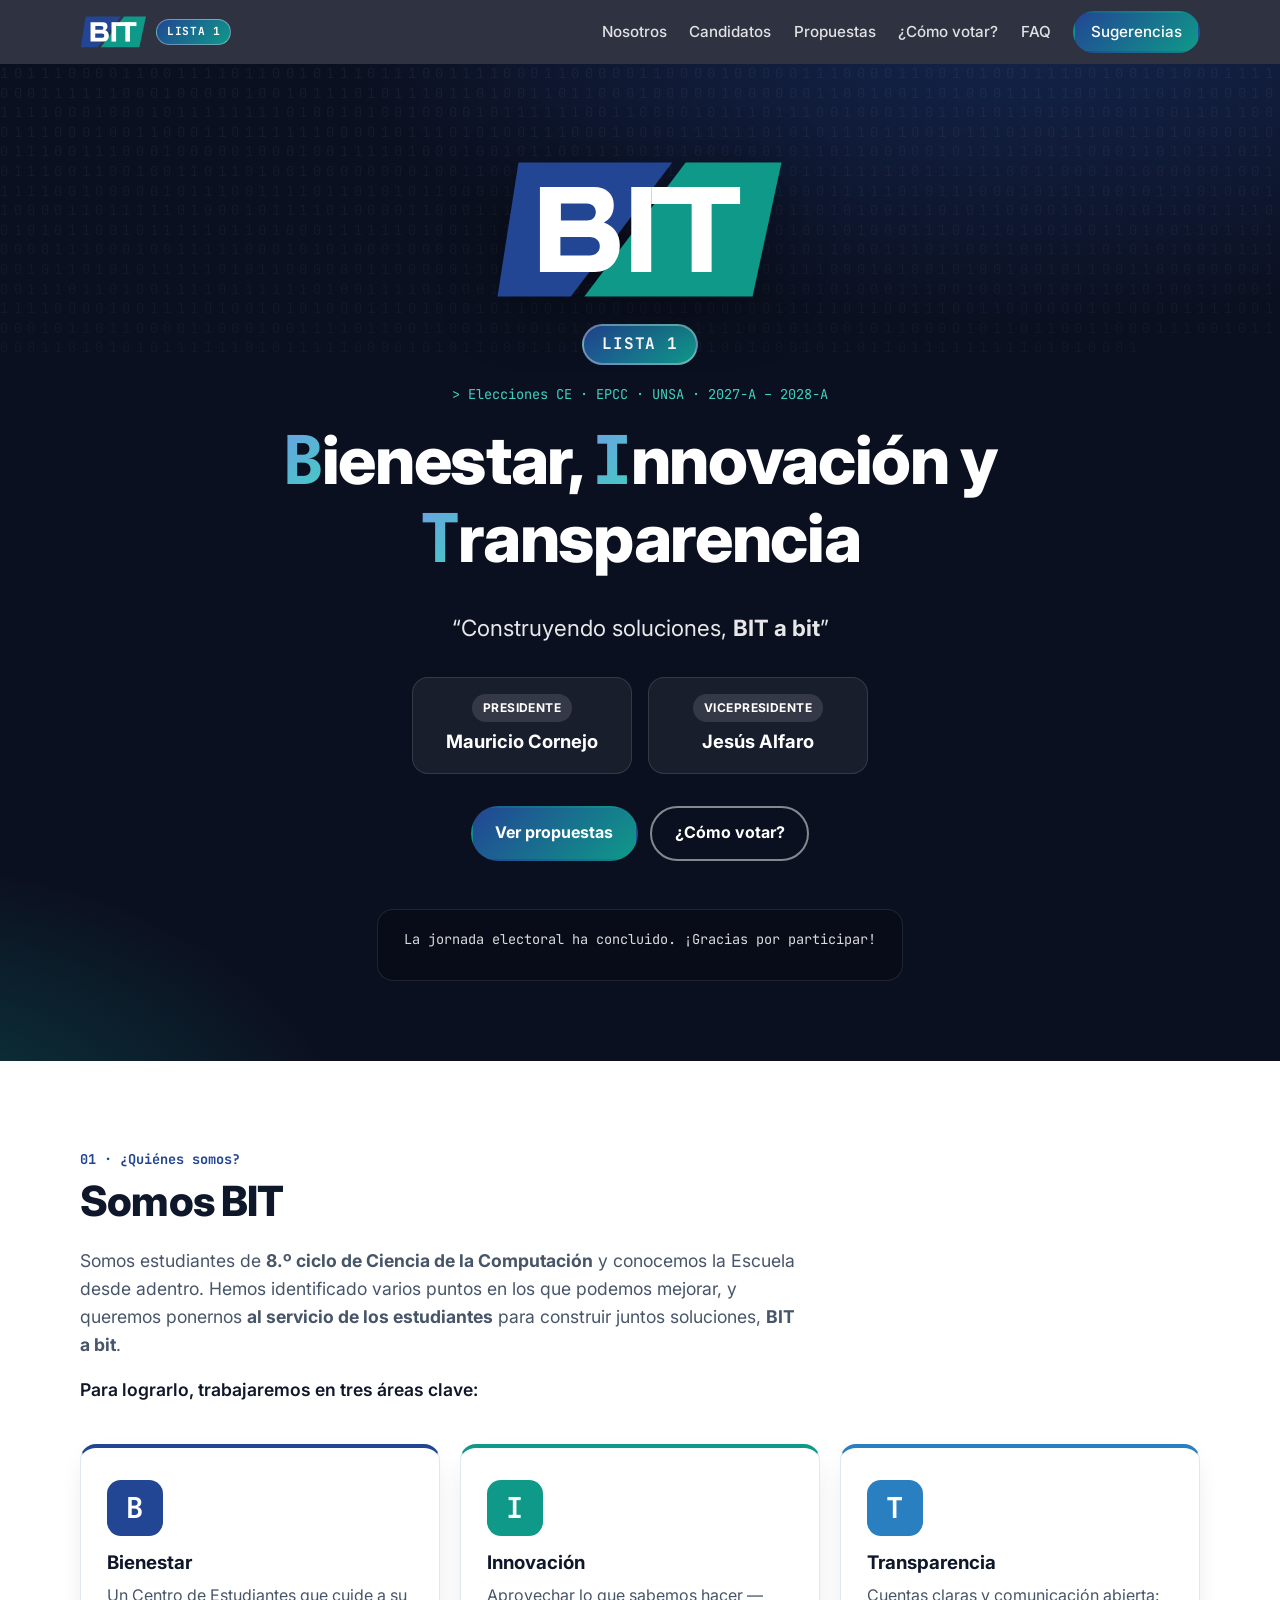
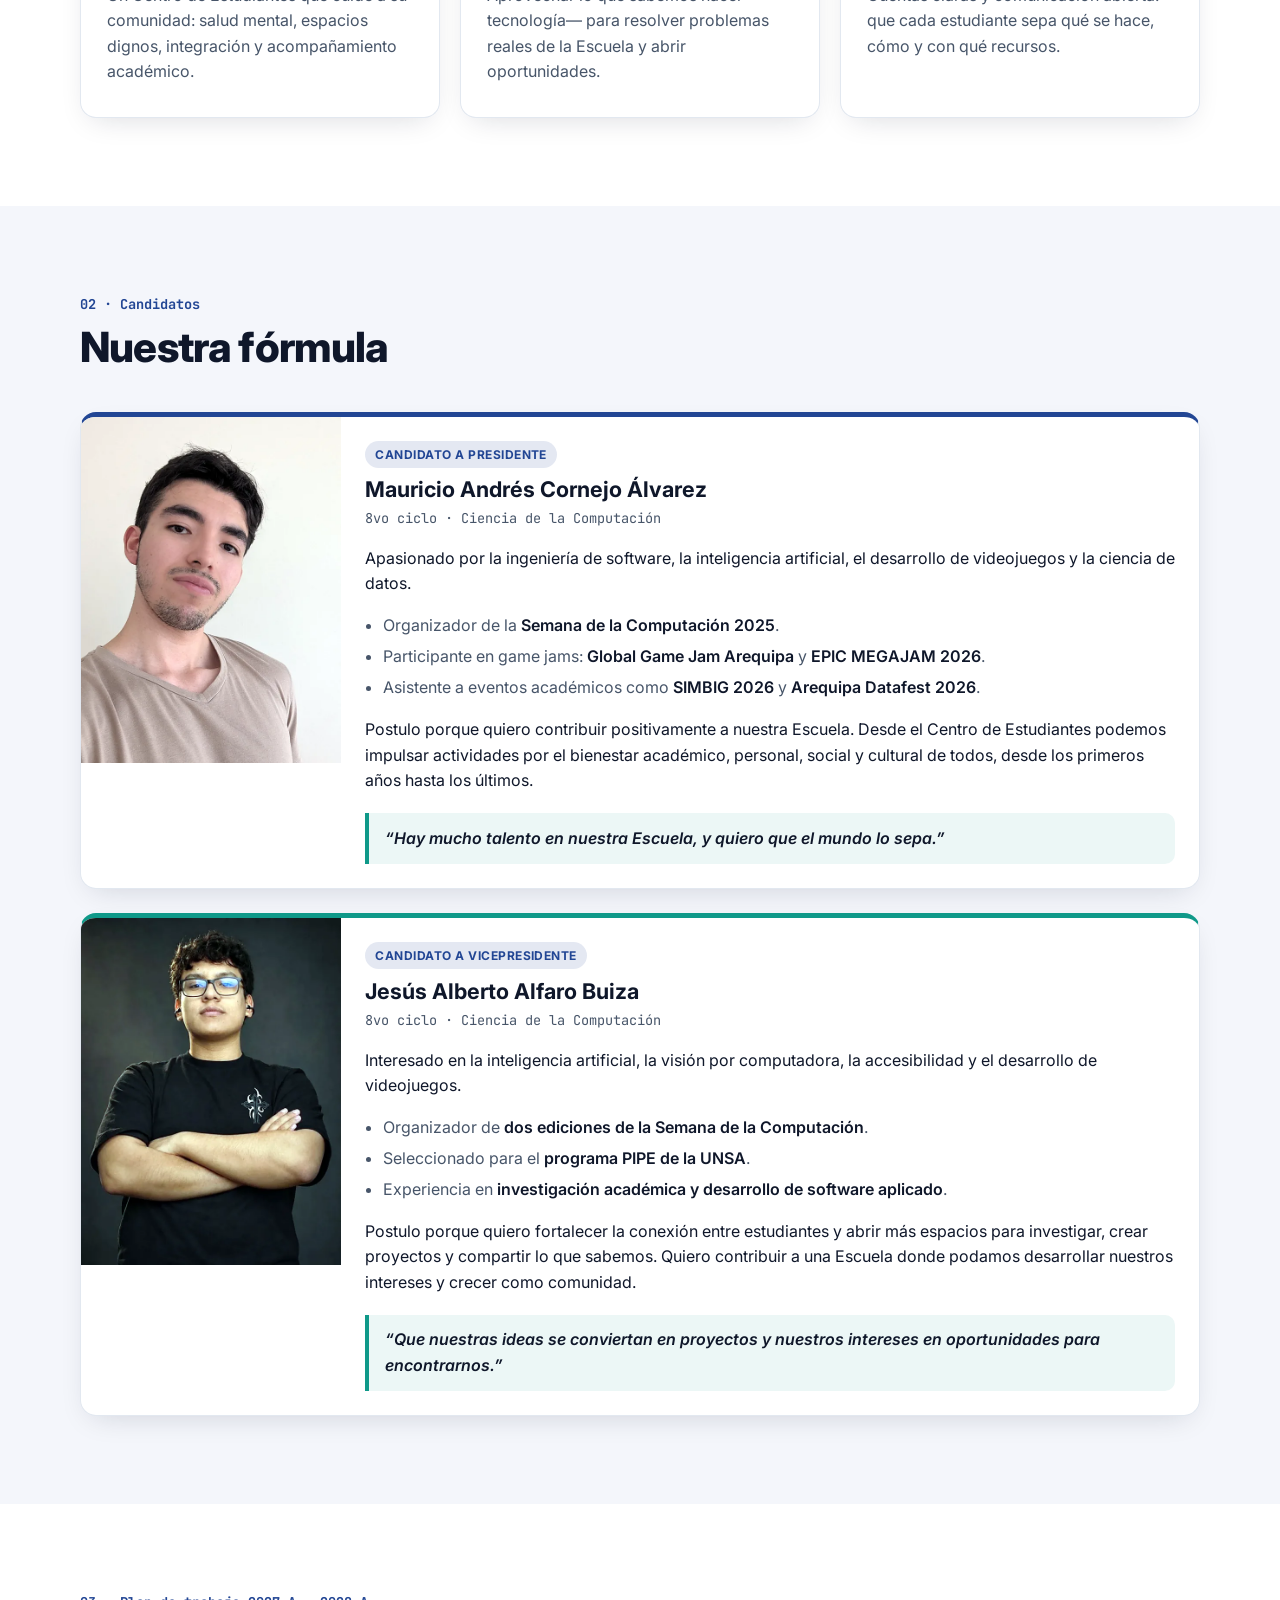
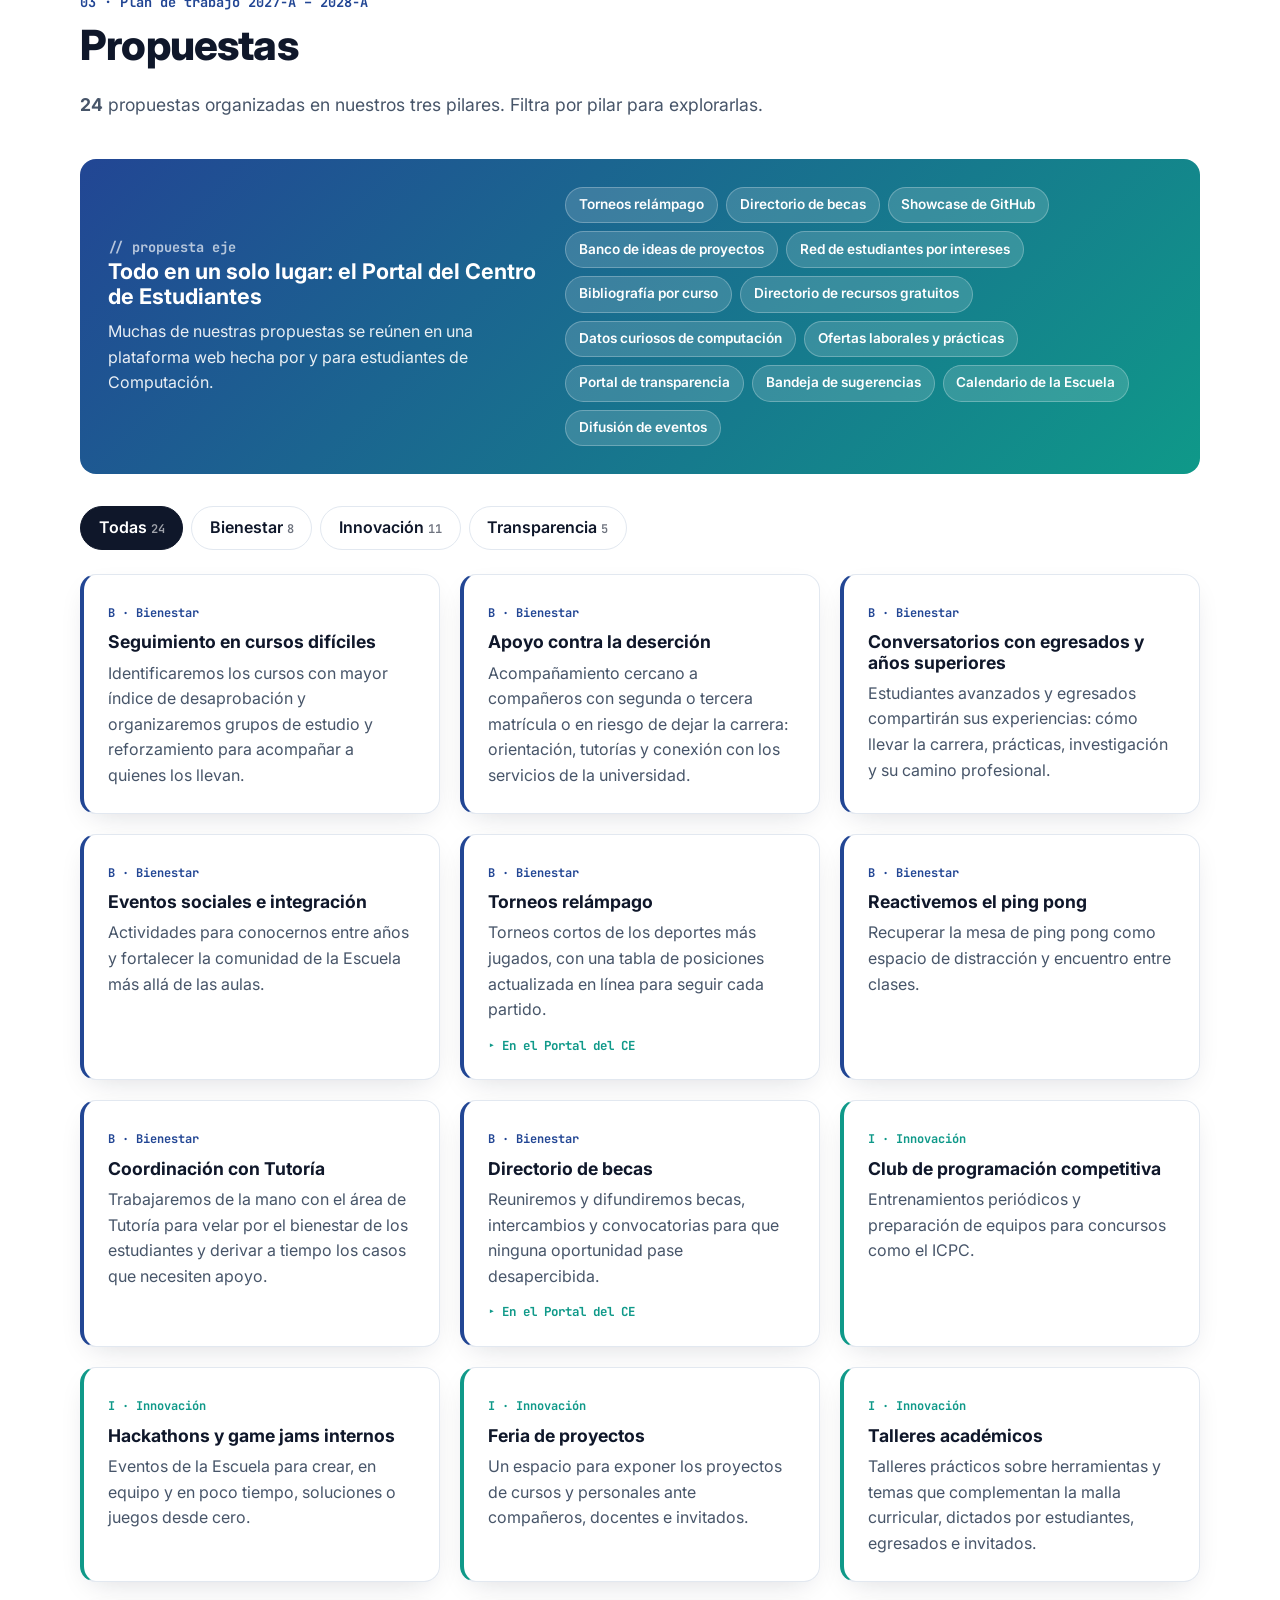
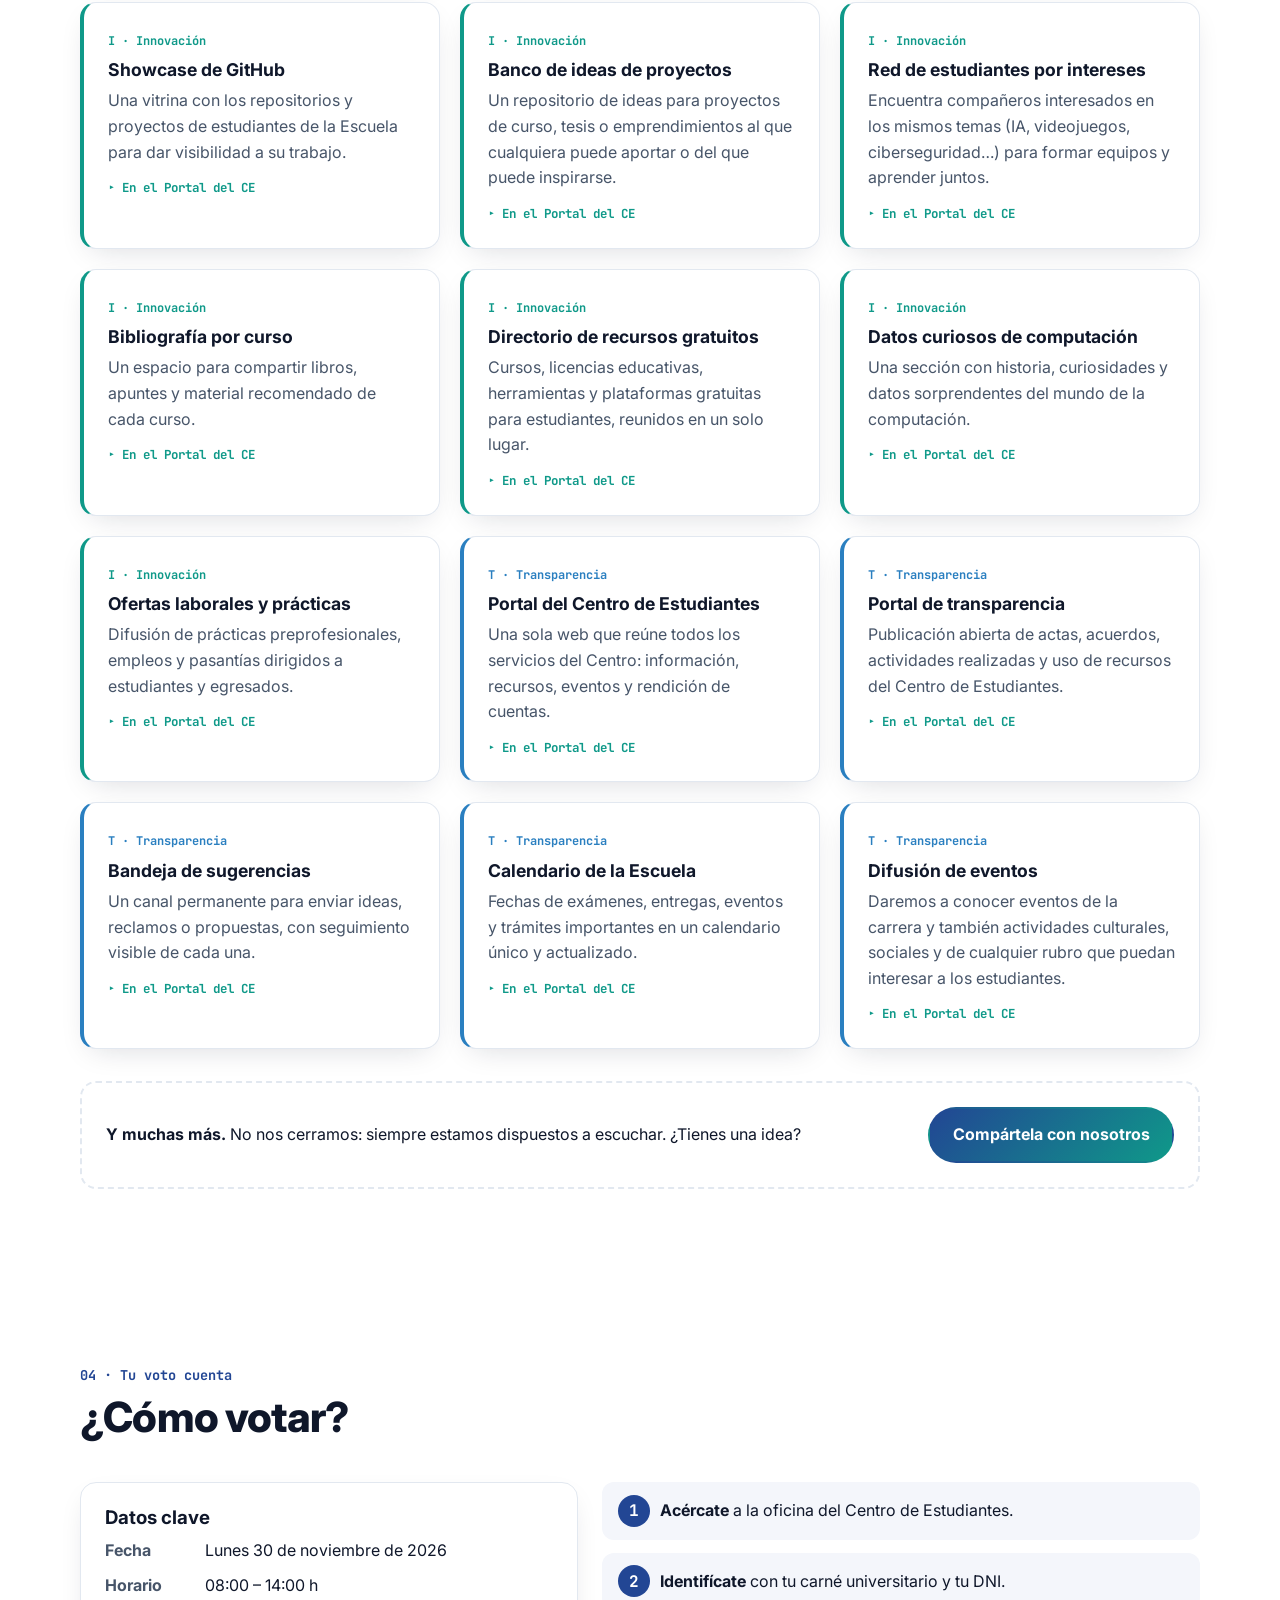
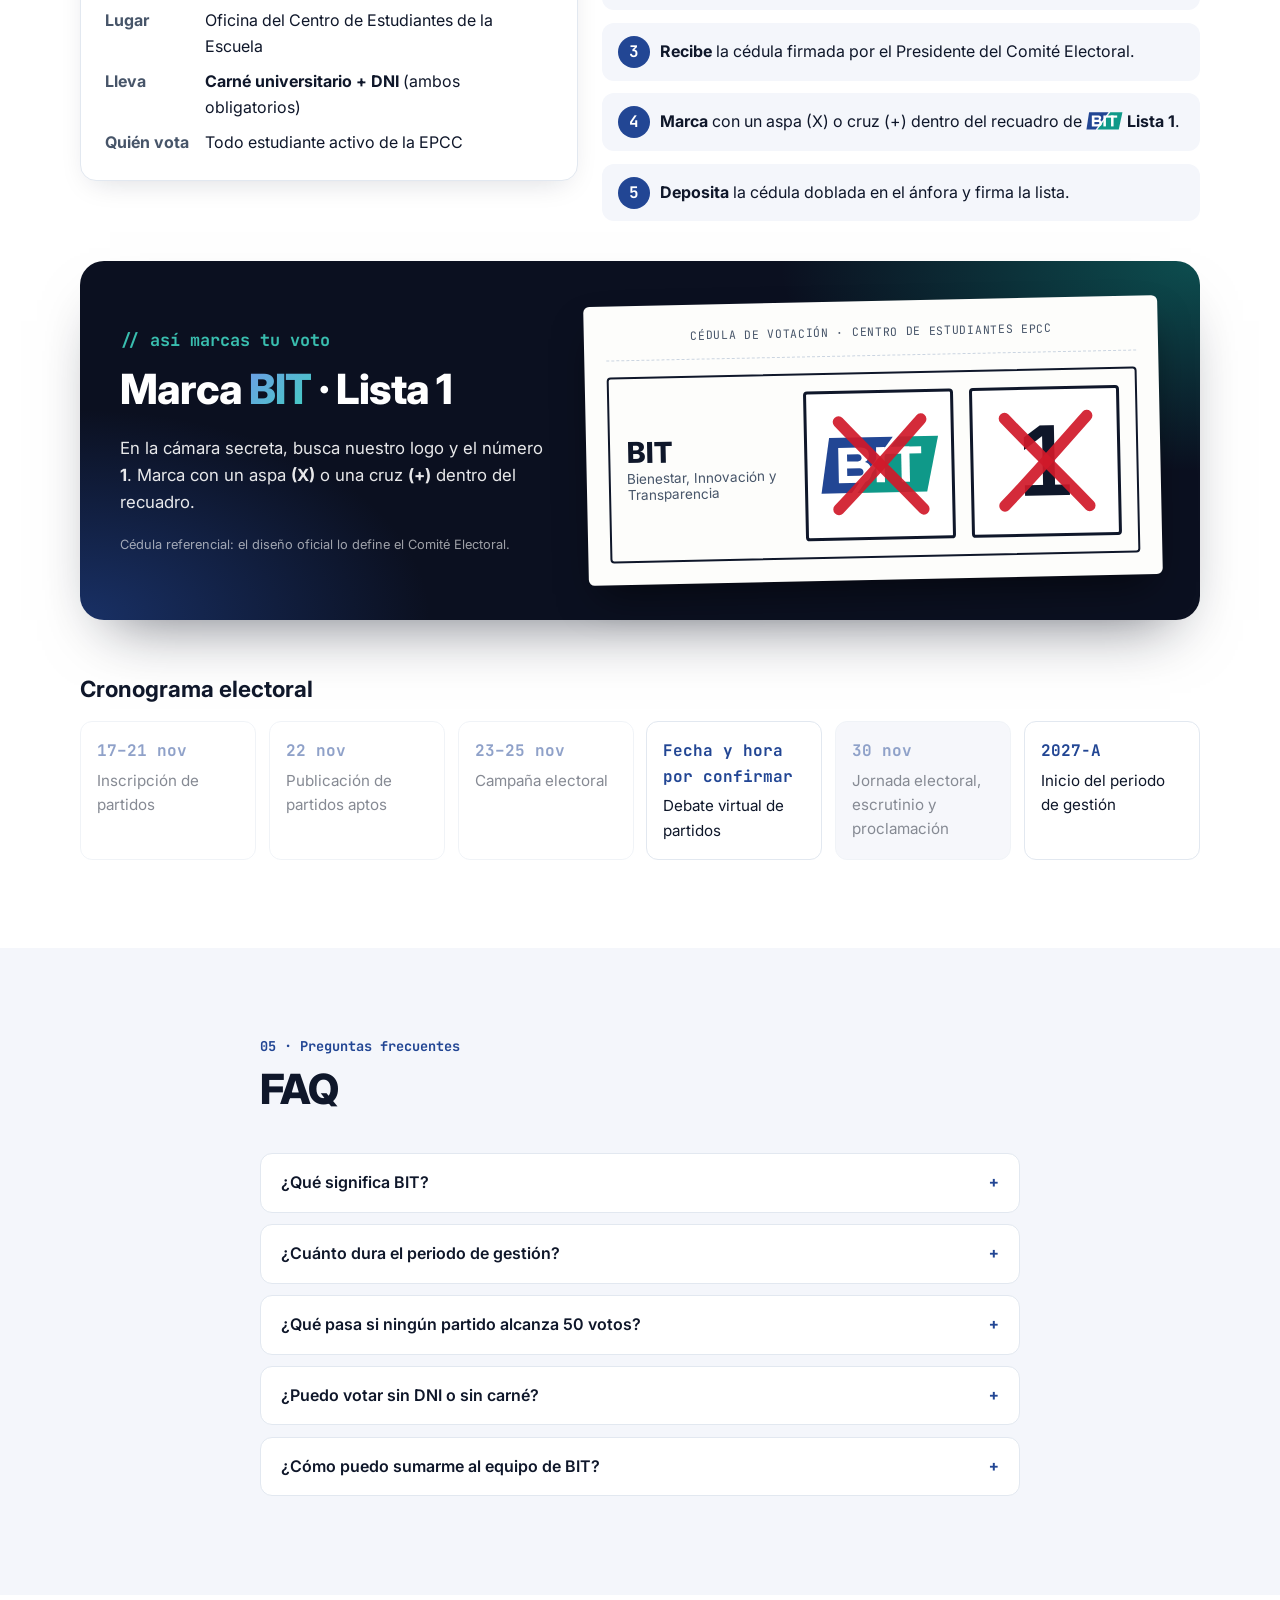
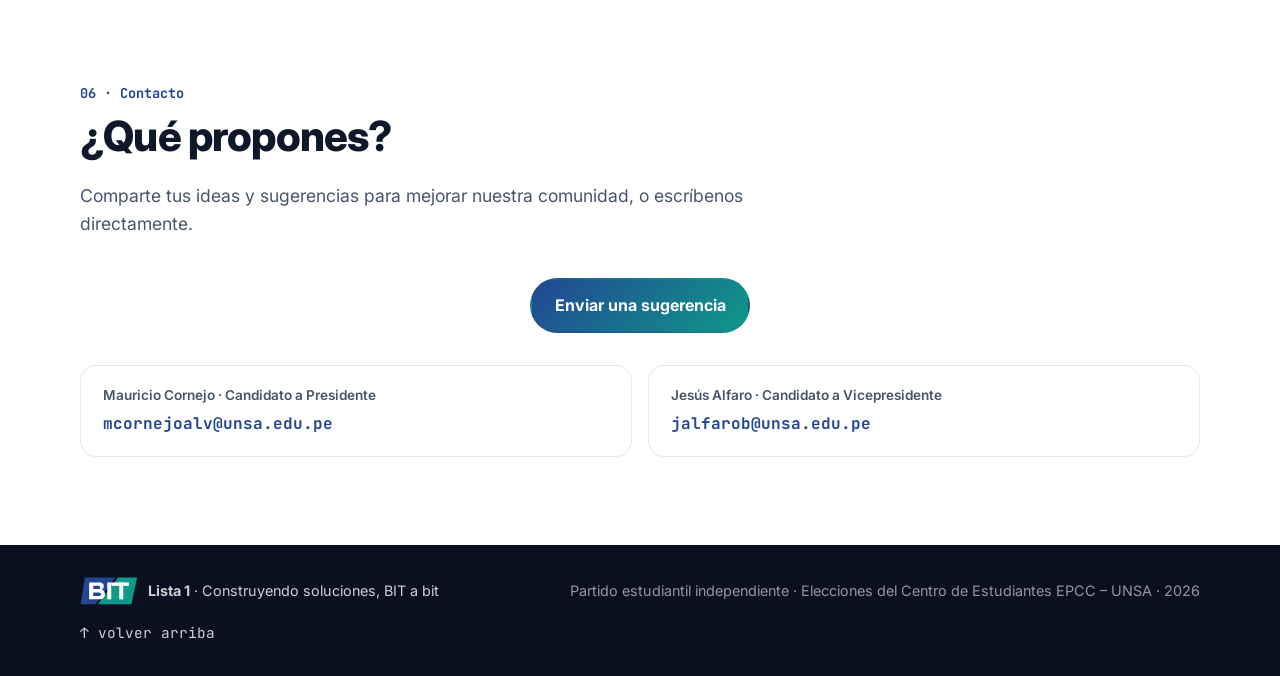
<file: index.html>
<!doctype html>
<html lang="es">
<head>
  <meta charset="utf-8">
  <meta name="viewport" content="width=device-width, initial-scale=1">
  <title>BIT · Lista 1 · Bienestar, Innovación y Transparencia</title>
  <meta name="description" content="Partido BIT — candidatura a la Presidencia y Vicepresidencia del Centro de Estudiantes de Ciencia de la Computación (UNSA), periodo 2027-A – 2028-A. Construyendo soluciones, BIT a bit.">
  <meta property="og:title" content="BIT · Lista 1 · Construyendo soluciones, BIT a bit">
  <meta property="og:description" content="Conoce a nuestros candidatos y propuestas para el Centro de Estudiantes EPCC 2027-A – 2028-A.">
  <meta property="og:type" content="website">
  <meta property="og:url" content="https://mauricecc.github.io/BIT-info/">
  <meta property="og:image" content="https://mauricecc.github.io/BIT-info/assets/og-image.png">
  <meta property="og:image:width" content="1200">
  <meta property="og:image:height" content="630">
  <meta name="twitter:card" content="summary_large_image">
  <meta name="theme-color" content="#0b1020">
  <link rel="icon" href="assets/favicon.svg" type="image/svg+xml">
  <link rel="preconnect" href="https://fonts.googleapis.com">
  <link rel="preconnect" href="https://fonts.gstatic.com" crossorigin>
  <link href="https://fonts.googleapis.com/css2?family=Inter:wght@400;500;600;700;800&family=JetBrains+Mono:wght@500;700&display=swap" rel="stylesheet">
  <link rel="stylesheet" href="css/styles.css">
</head>
<body>

  <!-- ===================== NAVEGACIÓN ===================== -->
  <header class="nav">
    <div class="container nav__inner">
      <a href="#top" class="nav__brand" aria-label="Inicio BIT">
        <img src="assets/logo-bit.svg" alt="BIT" width="67" height="32">
        <span class="list-pill list-pill--small">Lista 1</span>
      </a>
      <button class="nav__toggle" aria-label="Abrir menú" aria-expanded="false" aria-controls="nav-menu">
        <span></span><span></span><span></span>
      </button>
      <nav class="nav__menu" id="nav-menu">
        <a href="#nosotros">Nosotros</a>
        <a href="#candidatos">Candidatos</a>
        <a href="#propuestas">Propuestas</a>
        <a href="#votar">¿Cómo votar?</a>
        <a href="#faq">FAQ</a>
        <a href="#contacto" class="btn btn--small">Sugerencias</a>
      </nav>
    </div>
  </header>

  <main>
    <!-- ===================== HERO ===================== -->
    <section class="hero" id="top">
      <div class="hero__bits" aria-hidden="true"></div>
      <div class="container hero__inner">
        <img class="hero__logo" src="assets/logo-bit.svg" alt="Logo de BIT" width="292" height="140">
        <p><span class="list-pill">Lista 1</span></p>
        <p class="hero__eyebrow mono">&gt; Elecciones CE · EPCC · UNSA · 2027-A – 2028-A</p>
        <h1 class="hero__title">
          <span class="hl">B</span>ienestar,
          <span class="hl">I</span>nnovación y
          <span class="hl">T</span>ransparencia
        </h1>
        <p class="hero__slogan">“Construyendo soluciones, <strong>BIT a bit</strong>”</p>

        <div class="hero__duo">
          <div><span class="tag">Presidente</span><strong>Mauricio Cornejo</strong></div>
          <div><span class="tag">Vicepresidente</span><strong>Jesús Alfaro</strong></div>
        </div>

        <div class="hero__cta">
          <a href="#propuestas" class="btn">Ver propuestas</a>
          <a href="#votar" class="btn btn--ghost">¿Cómo votar?</a>
        </div>

        <div class="countdown" id="countdown" aria-live="polite">
          <p class="countdown__label mono">Vota Lista 1 · lun 30 nov · 08:00 – 14:00</p>
          <div class="countdown__grid">
            <div><span id="cd-d">--</span><small>días</small></div>
            <div><span id="cd-h">--</span><small>horas</small></div>
            <div><span id="cd-m">--</span><small>min</small></div>
            <div><span id="cd-s">--</span><small>seg</small></div>
          </div>
        </div>
      </div>
    </section>

    <!-- ===================== NOSOTROS / PILARES ===================== -->
    <section class="section" id="nosotros">
      <div class="container">
        <header class="section__head">
          <p class="eyebrow mono">01 · ¿Quiénes somos?</p>
          <h2>Somos BIT</h2>
          <p class="lead">
            Somos estudiantes de <strong>8.º ciclo de Ciencia de la Computación</strong> y conocemos la Escuela desde adentro.
            Hemos identificado varios puntos en los que podemos mejorar, y queremos ponernos
            <strong>al servicio de los estudiantes</strong> para construir juntos soluciones, <strong>BIT a bit</strong>.
          </p>
          <p class="lead lead--accent">Para lograrlo, trabajaremos en tres áreas clave:</p>
        </header>

        <div class="pillars">
          <article class="pillar pillar--b">
            <div class="pillar__letter mono">B</div>
            <h3>Bienestar</h3>
            <p>Un Centro de Estudiantes que cuide a su comunidad: salud mental, espacios dignos, integración y acompañamiento académico.</p>
          </article>
          <article class="pillar pillar--i">
            <div class="pillar__letter mono">I</div>
            <h3>Innovación</h3>
            <p>Aprovechar lo que sabemos hacer —tecnología— para resolver problemas reales de la Escuela y abrir oportunidades.</p>
          </article>
          <article class="pillar pillar--t">
            <div class="pillar__letter mono">T</div>
            <h3>Transparencia</h3>
            <p>Cuentas claras y comunicación abierta: que cada estudiante sepa qué se hace, cómo y con qué recursos.</p>
          </article>
        </div>
      </div>
    </section>

    <!-- ===================== CANDIDATOS ===================== -->
    <section class="section section--alt" id="candidatos">
      <div class="container">
        <header class="section__head">
          <p class="eyebrow mono">02 · Candidatos</p>
          <h2>Nuestra fórmula</h2>
        </header>

        <div class="candidates">
          <article class="candidate candidate--with-photo">
            <picture>
              <source srcset="assets/img/mauricio-cornejo.webp" type="image/webp">
              <img class="candidate__photo" src="assets/img/mauricio-cornejo.jpg" alt="Mauricio Andrés Cornejo Álvarez" width="600" height="800" loading="lazy">
            </picture>
            <div class="candidate__body">
              <span class="tag">Candidato a Presidente</span>
              <h3>Mauricio Andrés Cornejo Álvarez</h3>
              <p class="candidate__meta mono">8vo ciclo · Ciencia de la Computación</p>
              <p>Apasionado por la ingeniería de software, la inteligencia artificial, el desarrollo de videojuegos y la ciencia de datos.</p>
              <ul class="candidate__facts">
                <li>Organizador de la <strong>Semana de la Computación 2025</strong>.</li>
                <li>Participante en game jams: <strong>Global Game Jam Arequipa</strong> y <strong>EPIC MEGAJAM 2026</strong>.</li>
                <li>Asistente a eventos académicos como <strong>SIMBIG 2026</strong> y <strong>Arequipa Datafest 2026</strong>.</li>
              </ul>
              <p>Postulo porque quiero contribuir positivamente a nuestra Escuela. Desde el Centro de Estudiantes podemos impulsar actividades por el bienestar académico, personal, social y cultural de todos, desde los primeros años hasta los últimos.</p>
              <blockquote class="candidate__quote">“Hay mucho talento en nuestra Escuela, y quiero que el mundo lo sepa.”</blockquote>
            </div>
          </article>

          <article class="candidate candidate--with-photo">
            <picture>
              <source srcset="assets/img/jesus-alfaro.webp" type="image/webp">
              <img class="candidate__photo" src="assets/img/jesus-alfaro.jpg" alt="Jesús Alberto Alfaro Buiza" width="600" height="800" loading="lazy">
            </picture>
            <div class="candidate__body">
              <span class="tag">Candidato a Vicepresidente</span>
              <h3>Jesús Alberto Alfaro Buiza</h3>
              <p class="candidate__meta mono">8vo ciclo · Ciencia de la Computación</p>
              <p>Interesado en la inteligencia artificial, la visión por computadora, la accesibilidad y el desarrollo de videojuegos.</p>
              <ul class="candidate__facts">
                <li>Organizador de <strong>dos ediciones de la Semana de la Computación</strong>.</li>
                <li>Seleccionado para el <strong>programa PIPE de la UNSA</strong>.</li>
                <li>Experiencia en <strong>investigación académica y desarrollo de software aplicado</strong>.</li>
              </ul>
              <p>Postulo porque quiero fortalecer la conexión entre estudiantes y abrir más espacios para investigar, crear proyectos y compartir lo que sabemos. Quiero contribuir a una Escuela donde podamos desarrollar nuestros intereses y crecer como comunidad.</p>
              <blockquote class="candidate__quote">“Que nuestras ideas se conviertan en proyectos y nuestros intereses en oportunidades para encontrarnos.”</blockquote>
            </div>
          </article>
        </div>
      </div>
    </section>

    <!-- ===================== PROPUESTAS ===================== -->
    <section class="section" id="propuestas">
      <div class="container">
        <header class="section__head">
          <p class="eyebrow mono">03 · Plan de trabajo 2027-A – 2028-A</p>
          <h2>Propuestas</h2>
          <p class="lead"><strong id="proposal-count">Más de 25</strong> propuestas organizadas en nuestros tres pilares. Filtra por pilar para explorarlas.</p>
        </header>

        <aside class="portal">
          <div class="portal__text">
            <p class="eyebrow mono">// propuesta eje</p>
            <h3>Todo en un solo lugar: el Portal del Centro de Estudiantes</h3>
            <p>Muchas de nuestras propuestas se reúnen en una plataforma web hecha por y para estudiantes de Computación.</p>
          </div>
          <ul class="portal__modules" id="portal-modules"></ul>
        </aside>

        <div class="filters" role="tablist" aria-label="Filtrar propuestas por pilar">
          <button class="filter is-active" data-filter="all" role="tab" aria-selected="true">Todas</button>
          <button class="filter" data-filter="B" role="tab" aria-selected="false">Bienestar</button>
          <button class="filter" data-filter="I" role="tab" aria-selected="false">Innovación</button>
          <button class="filter" data-filter="T" role="tab" aria-selected="false">Transparencia</button>
        </div>

        <!-- Las propuestas se generan desde js/data.js -->
        <div class="proposals" id="proposals"></div>

        <div class="open-ideas">
          <p><strong>Y muchas más.</strong> No nos cerramos: siempre estamos dispuestos a escuchar. ¿Tienes una idea?</p>
          <a href="#contacto" class="btn">Compártela con nosotros</a>
        </div>
      </div>
    </section>

    <!-- ===================== CÓMO VOTAR / CRONOGRAMA ===================== -->
    <section class="section" id="votar">
      <div class="container">
        <header class="section__head">
          <p class="eyebrow mono">04 · Tu voto cuenta</p>
          <h2>¿Cómo votar?</h2>
        </header>

        <div class="vote">
          <div class="vote__info card">
            <h3>Datos clave</h3>
            <dl>
              <dt>Fecha</dt><dd>Lunes 30 de noviembre de 2026</dd>
              <dt>Horario</dt><dd>08:00 – 14:00 h</dd>
              <dt>Lugar</dt><dd>Oficina del Centro de Estudiantes de la Escuela</dd>
              <dt>Lleva</dt><dd><strong>Carné universitario + DNI</strong> (ambos obligatorios)</dd>
              <dt>Quién vota</dt><dd>Todo estudiante activo de la EPCC</dd>
            </dl>
          </div>

          <ol class="steps">
            <li><strong>Acércate</strong> a la oficina del Centro de Estudiantes.</li>
            <li><strong>Identifícate</strong> con tu carné universitario y tu DNI.</li>
            <li><strong>Recibe</strong> la cédula firmada por el Presidente del Comité Electoral.</li>
            <li><strong>Marca</strong> con un aspa (X) o cruz (+) dentro del recuadro de <span class="nowrap"><img class="inline-logo" src="assets/logo-bit.svg" alt="BIT" width="40" height="19"> <strong>Lista 1</strong></span>.</li>
            <li><strong>Deposita</strong> la cédula doblada en el ánfora y firma la lista.</li>
          </ol>
        </div>

        <div class="mark">
          <div class="mark__text">
            <p class="eyebrow mono">// así marcas tu voto</p>
            <h3>Marca <span class="mark__hl">BIT</span> · Lista 1</h3>
            <p>En la cámara secreta, busca nuestro logo y el número <strong>1</strong>. Marca con un aspa <strong>(X)</strong> o una cruz <strong>(+)</strong> dentro del recuadro.</p>
            <p class="mark__note">Cédula referencial: el diseño oficial lo define el Comité Electoral.</p>
          </div>

          <figure class="ballot" aria-label="Ejemplo de cédula: voto marcado sobre el logo de BIT y sobre el número 1">
            <div class="ballot__head mono">Cédula de votación · Centro de Estudiantes EPCC</div>
            <div class="ballot__row">
              <div class="ballot__name">
                <strong>BIT</strong>
                <small>Bienestar, Innovación y Transparencia</small>
              </div>
              <div class="ballot__box ballot__box--logo">
                <img src="assets/logo-bit.svg" alt="" width="146" height="70">
                <svg class="ballot__x" viewBox="0 0 100 100" aria-hidden="true"><path pathLength="1" d="M18 16 C40 40 62 62 84 86"/><path pathLength="1" d="M83 15 C60 40 40 62 17 85"/></svg>
              </div>
              <div class="ballot__box ballot__box--num">
                <span>1</span>
                <svg class="ballot__x" viewBox="0 0 100 100" aria-hidden="true"><path pathLength="1" d="M18 16 C40 40 62 62 84 86"/><path pathLength="1" d="M83 15 C60 40 40 62 17 85"/></svg>
              </div>
            </div>
          </figure>
        </div>

        <h3 class="subhead">Cronograma electoral</h3>
        <ol class="timeline" id="timeline">
          <li data-date="2026-11-17" data-end="2026-11-21"><time>17–21 nov</time><span>Inscripción de partidos</span></li>
          <li data-date="2026-11-22"><time>22 nov</time><span>Publicación de partidos aptos</span></li>
          <li data-date="2026-11-23" data-end="2026-11-25"><time>23–25 nov</time><span>Campaña electoral</span></li>
          <li><time>Fecha y hora por confirmar</time><span>Debate virtual de partidos</span></li>
          <li data-date="2026-11-30" class="timeline__key"><time>30 nov</time><span>Jornada electoral, escrutinio y proclamación</span></li>
          <li data-date="2027-03-01"><time>2027-A</time><span>Inicio del periodo de gestión</span></li>
        </ol>
      </div>
    </section>

    <!-- ===================== FAQ ===================== -->
    <section class="section section--alt" id="faq">
      <div class="container container--narrow">
        <header class="section__head">
          <p class="eyebrow mono">05 · Preguntas frecuentes</p>
          <h2>FAQ</h2>
        </header>
        <div class="faq">
          <details>
            <summary>¿Qué significa BIT?</summary>
            <p><strong>B</strong>ienestar, <strong>I</strong>nnovación y <strong>T</strong>ransparencia. Y también la unidad mínima de información: creemos que las soluciones se construyen BIT a bit.</p>
          </details>
          <details>
            <summary>¿Cuánto dura el periodo de gestión?</summary>
            <p>Desde el inicio del semestre 2027-A hasta el inicio del semestre 2028-A.</p>
          </details>
          <details>
            <summary>¿Qué pasa si ningún partido alcanza 50 votos?</summary>
            <p>Según las bases, la elección se declara nula y se convoca una nueva. ¡Por eso tu voto es importante!</p>
          </details>
          <details>
            <summary>¿Puedo votar sin DNI o sin carné?</summary>
            <p>No. Ambos documentos son obligatorios para votar.</p>
          </details>
          <details>
            <summary>¿Cómo puedo sumarme al equipo de BIT?</summary>
            <p>Déjanos tus ideas en nuestro <a href="https://docs.google.com/forms/d/e/1FAIpQLScmB7xGOJNZLhhhMuJo-tGkZ1zfHAeYdu8JLAnW6I7dPN6vYA/viewform?usp=dialog" target="_blank" rel="noopener">buzón de sugerencias ↗</a>. Tras la elección, la fórmula electa conformará su equipo de trabajo.</p>
          </details>
        </div>
      </div>
    </section>

    <!-- ===================== CONTACTO ===================== -->
    <section class="section" id="contacto">
      <div class="container">
        <header class="section__head">
          <p class="eyebrow mono">06 · Contacto</p>
          <h2>¿Qué propones?</h2>
          <p class="lead">Comparte tus ideas y sugerencias para mejorar nuestra comunidad, o escríbenos directamente.</p>
        </header>
        <div class="suggestion-form">
          <a class="btn" href="https://docs.google.com/forms/d/e/1FAIpQLScmB7xGOJNZLhhhMuJo-tGkZ1zfHAeYdu8JLAnW6I7dPN6vYA/viewform?usp=dialog" target="_blank" rel="noopener">Enviar una sugerencia</a>
        </div>
        <div class="emails">
          <a class="email" href="mailto:mcornejoalv@unsa.edu.pe">
            <span class="email__role">Mauricio Cornejo · Candidato a Presidente</span>
            <span class="email__addr mono">mcornejoalv@unsa.edu.pe</span>
          </a>
          <a class="email" href="mailto:jalfarob@unsa.edu.pe">
            <span class="email__role">Jesús Alfaro · Candidato a Vicepresidente</span>
            <span class="email__addr mono">jalfarob@unsa.edu.pe</span>
          </a>
        </div>
      </div>
    </section>
  </main>

  <footer class="footer">
    <div class="container footer__inner">
      <div class="footer__brand">
        <img src="assets/logo-bit.svg" alt="BIT" width="58" height="28">
        <span><strong>Lista 1</strong> · Construyendo soluciones, BIT a bit</span>
      </div>
      <p class="footer__note">Partido estudiantil independiente · Elecciones del Centro de Estudiantes EPCC – UNSA · 2026</p>
      <a href="#top" class="mono">↑ volver arriba</a>
    </div>
  </footer>

  <script src="js/data.js"></script>
  <script src="js/main.js"></script>
</body>
</html>
</file>
<file: css/styles.css>
/* =========================================================
   BIT — Estilos
   Cambia los colores del partido aquí (variables --b, --i, --t, --brand).
   ========================================================= */
:root {
  /* Colores tomados del logo de BIT */
  --brand: #224694;        /* azul BIT */
  --brand-2: #0f9989;      /* verde BIT */
  --b: #224694;            /* Bienestar */
  --i: #0f9989;            /* Innovación */
  --t: #2a7fc0;            /* Transparencia (azul intermedio) */

  --bg: #ffffff;
  --bg-alt: #f4f6fb;
  --ink: #0f172a;
  --muted: #475569;
  --line: #e2e8f0;
  --dark: #0b1020;

  --radius: 16px;
  --shadow: 0 10px 30px -12px rgba(15, 23, 42, .18);
  --font: "Inter", system-ui, -apple-system, "Segoe UI", Roboto, sans-serif;
  --mono: "JetBrains Mono", ui-monospace, Consolas, monospace;
}

*, *::before, *::after { box-sizing: border-box; }
html { scroll-behavior: smooth; scroll-padding-top: 72px; }
body {
  margin: 0;
  font-family: var(--font);
  color: var(--ink);
  background: var(--bg);
  line-height: 1.6;
  -webkit-font-smoothing: antialiased;
}
img { max-width: 100%; display: block; }
a { color: inherit; }
h1, h2, h3 { line-height: 1.15; margin: 0 0 .5em; }
.mono { font-family: var(--mono); }

.container { width: min(1120px, 100% - 32px); margin-inline: auto; }
.container--narrow { width: min(760px, 100% - 32px); }

/* ---------- Botones / etiquetas ---------- */
.btn {
  display: inline-block;
  padding: .8rem 1.4rem;
  border-radius: 999px;
  background: linear-gradient(135deg, var(--brand), var(--brand-2));
  color: #fff;
  font-weight: 700;
  text-decoration: none;
  border: 2px solid transparent;
  transition: transform .15s, box-shadow .15s;
}
.btn:hover { transform: translateY(-2px); box-shadow: 0 8px 20px -8px var(--brand); }
.btn--ghost { background: transparent; border-color: rgba(255,255,255,.5); }
.btn--small { padding: .45rem 1rem; font-size: .9rem; }
.tag {
  display: inline-block;
  font-size: .75rem; font-weight: 700; letter-spacing: .04em; text-transform: uppercase;
  padding: .25rem .65rem; border-radius: 999px;
  background: color-mix(in srgb, var(--brand) 12%, transparent);
  color: var(--brand);
}

/* ---------- Navegación ---------- */
.nav {
  position: sticky; top: 0; z-index: 50;
  background: rgba(11, 16, 32, .85);
  backdrop-filter: blur(10px);
  color: #fff;
}
.nav__inner { display: flex; align-items: center; justify-content: space-between; height: 64px; }
.nav__brand { display: flex; align-items: center; text-decoration: none; }
.nav__brand img { height: 32px; width: auto; }
.nav__menu { display: flex; gap: 1.4rem; align-items: center; }
.nav__menu a { text-decoration: none; font-weight: 500; font-size: .95rem; opacity: .85; }
.nav__menu a:hover { opacity: 1; }
.nav__menu .btn { opacity: 1; }
.nav__toggle { display: none; background: none; border: 0; cursor: pointer; padding: 8px; }
.nav__toggle span { display: block; width: 24px; height: 2px; background: #fff; margin: 5px 0; border-radius: 2px; }

@media (max-width: 860px) {
  .nav__toggle { display: block; }
  .nav__menu {
    position: absolute; top: 64px; left: 0; right: 0;
    flex-direction: column; align-items: stretch; gap: 0;
    background: var(--dark); padding: .5rem 16px 1rem;
    display: none;
  }
  .nav__menu.is-open { display: flex; }
  .nav__menu a { padding: .8rem 0; border-bottom: 1px solid rgba(255,255,255,.08); }
  .nav__menu .btn { margin-top: .8rem; text-align: center; border-bottom: 0; }
}

/* ---------- Hero ---------- */
.hero {
  position: relative; overflow: hidden;
  background: radial-gradient(1200px 600px at 80% -10%, color-mix(in srgb, var(--brand) 45%, transparent), transparent 60%),
              radial-gradient(800px 500px at -10% 110%, color-mix(in srgb, var(--brand-2) 35%, transparent), transparent 60%),
              var(--dark);
  color: #fff;
  padding: 96px 0 80px;
}
.hero__bits {
  position: absolute; inset: 0;
  font-family: var(--mono); font-size: 14px; line-height: 1.4; letter-spacing: .4em;
  color: rgba(255,255,255,.05);
  word-break: break-all; user-select: none; pointer-events: none;
  mask-image: linear-gradient(to bottom, #000, transparent 85%);
}
.hero__inner { position: relative; text-align: center; }
.hero__logo { width: min(292px, 70%); height: auto; margin: 0 auto 1.5rem; filter: drop-shadow(0 10px 30px rgba(0,0,0,.35)); }
.hero__eyebrow { color: #3fd1bf; font-size: .85rem; margin: 0 0 1rem; }
.hero__title { font-size: clamp(2.2rem, 6vw, 4.2rem); font-weight: 800; letter-spacing: -.02em; }
.hero__title .hl {
  font-family: var(--mono);
  background: linear-gradient(135deg, #6f9be8, #3fd1bf);
  -webkit-background-clip: text; background-clip: text; color: transparent;
}
.hero__slogan { font-size: clamp(1.1rem, 2.5vw, 1.4rem); opacity: .9; margin: 0 0 2rem; }
.hero__duo { display: flex; justify-content: center; gap: 1rem; flex-wrap: wrap; margin-bottom: 2rem; }
.hero__duo > div {
  display: flex; flex-direction: column; gap: .35rem; align-items: center;
  background: rgba(255,255,255,.06); border: 1px solid rgba(255,255,255,.12);
  padding: 1rem 1.6rem; border-radius: var(--radius); min-width: 220px;
}
.hero__duo .tag { background: rgba(255,255,255,.12); color: #fff; }
.hero__duo strong { font-size: 1.15rem; }
.hero__cta { display: flex; gap: .8rem; justify-content: center; flex-wrap: wrap; margin-bottom: 3rem; }

.countdown { display: inline-block; padding: 1.2rem 1.6rem; border-radius: var(--radius); background: rgba(0,0,0,.25); border: 1px solid rgba(255,255,255,.1); }
.countdown__label { margin: 0 0 .6rem; font-size: .85rem; opacity: .85; }
.countdown__grid { display: flex; gap: 1rem; justify-content: center; }
.countdown__grid div { display: flex; flex-direction: column; align-items: center; min-width: 56px; }
.countdown__grid span { font-family: var(--mono); font-size: 2rem; font-weight: 700; }
.countdown__grid small { font-size: .75rem; opacity: .7; }

/* ---------- Secciones ---------- */
.section { padding: 88px 0; }
.section--alt { background: var(--bg-alt); }
.section__head { max-width: 720px; margin-bottom: 2.5rem; }
.section__head h2 { font-size: clamp(1.8rem, 4vw, 2.6rem); font-weight: 800; letter-spacing: -.02em; }
.eyebrow { color: var(--brand); font-size: .85rem; font-weight: 700; margin: 0 0 .5rem; }
.lead { color: var(--muted); font-size: 1.1rem; margin: 0; }
.subhead { margin-top: 3.5rem; font-size: 1.4rem; }
.note { color: var(--muted); font-size: .85rem; margin-top: 1rem; }
.card { background: var(--bg); border: 1px solid var(--line); border-radius: var(--radius); padding: 1.5rem; box-shadow: var(--shadow); }

/* ---------- Pilares ---------- */
.pillars { display: grid; grid-template-columns: repeat(auto-fit, minmax(260px, 1fr)); gap: 1.25rem; }
.pillar {
  --c: var(--brand);
  position: relative; padding: 2rem 1.6rem; border-radius: var(--radius);
  border: 1px solid var(--line); background: var(--bg); box-shadow: var(--shadow);
  border-top: 4px solid var(--c);
}
.pillar--b { --c: var(--b); } .pillar--i { --c: var(--i); } .pillar--t { --c: var(--t); }
.pillar__letter {
  width: 56px; height: 56px; display: grid; place-items: center; border-radius: 14px;
  font-size: 1.8rem; font-weight: 700; color: #fff; background: var(--c); margin-bottom: 1rem;
}
.pillar p { color: var(--muted); margin: 0; }

/* ---------- Candidatos ---------- */
.candidates { display: grid; gap: 1.5rem; }
.candidate { background: var(--bg); border-radius: var(--radius); overflow: hidden; box-shadow: var(--shadow); border: 1px solid var(--line); border-top: 5px solid var(--brand); }
.candidate:nth-child(2) { border-top-color: var(--brand-2); }
.candidate--with-photo { display: grid; grid-template-columns: minmax(200px, 260px) minmax(0, 1fr); align-items: stretch; }
.candidate--with-photo picture { display: block; align-self: start; }
.candidate__photo { display: block; width: 100%; height: auto; }
.candidate__body { min-width: 0; }
@media (max-width: 640px) {
  .candidate--with-photo { grid-template-columns: 1fr; }
  .candidate__photo { width: auto; height: auto; max-width: 100%; max-height: 280px; margin: 1.5rem auto 0; border-radius: 12px; }
}
.candidate__body { padding: 1.5rem; }
.candidate__body h3 { font-size: 1.35rem; margin-top: .6rem; }
.candidate__meta { color: var(--muted); font-size: .85rem; margin: -.3rem 0 .8rem; }
.candidate__facts { margin: 1rem 0; padding-left: 1.1rem; color: var(--muted); }
.candidate__facts li + li { margin-top: .35rem; }
.candidate__facts strong { color: var(--ink); font-weight: 600; }
.candidate__quote {
  margin: 1.2rem 0 0; padding: .8rem 1rem; border-left: 4px solid var(--brand-2);
  background: color-mix(in srgb, var(--brand-2) 8%, transparent); border-radius: 0 10px 10px 0;
  font-weight: 600; font-style: italic;
}
.lead--accent { margin-top: 1rem; color: var(--ink); font-weight: 600; }
.faq details a { color: var(--brand); font-weight: 600; }

/* ---------- Propuestas ---------- */
.filters { display: flex; gap: .5rem; flex-wrap: wrap; margin-bottom: 1.5rem; }
.filter {
  font: inherit; font-weight: 600; cursor: pointer;
  padding: .5rem 1.1rem; border-radius: 999px;
  border: 1px solid var(--line); background: var(--bg); color: var(--ink);
}
.filter.is-active { background: var(--ink); color: #fff; border-color: var(--ink); }
.proposals { display: grid; grid-template-columns: repeat(auto-fill, minmax(300px, 1fr)); gap: 1.25rem; }
.proposal {
  --c: var(--brand);
  padding: 1.5rem; border-radius: var(--radius); background: var(--bg);
  border: 1px solid var(--line); border-left: 4px solid var(--c); box-shadow: var(--shadow);
  animation: pop .25s ease;
}
.proposal--b { --c: var(--b); } .proposal--i { --c: var(--i); } .proposal--t { --c: var(--t); }
.proposal__pillar { font-size: .75rem; font-weight: 700; color: var(--c); }
.proposal h3 { font-size: 1.1rem; margin: .5rem 0; }
.proposal p { color: var(--muted); margin: 0; }
.proposal__portal { margin-top: .8rem !important; font-size: .78rem; color: var(--brand-2) !important; font-weight: 700; }
.filter__count { font-family: var(--mono); font-size: .75rem; opacity: .6; }

/* Portal del CE */
.portal {
  display: grid; grid-template-columns: 1fr 1.4fr; gap: 1.5rem; align-items: center;
  padding: 1.75rem; margin-bottom: 2rem; border-radius: var(--radius); color: #fff;
  background: linear-gradient(135deg, var(--brand), var(--brand-2));
}
@media (max-width: 760px) { .portal { grid-template-columns: 1fr; } }
.portal .eyebrow { color: rgba(255,255,255,.75); }
.portal h3 { font-size: 1.35rem; }
.portal p { margin: 0; opacity: .9; }
.portal__modules { list-style: none; margin: 0; padding: 0; display: flex; flex-wrap: wrap; gap: .5rem; }
.chip { font-size: .85rem; font-weight: 600; padding: .4rem .8rem; border-radius: 999px; background: rgba(255,255,255,.15); border: 1px solid rgba(255,255,255,.25); }

.open-ideas {
  margin-top: 2rem; padding: 1.5rem; border-radius: var(--radius); border: 2px dashed var(--line);
  display: flex; flex-wrap: wrap; gap: 1rem; align-items: center; justify-content: space-between;
}
.open-ideas p { margin: 0; }
@keyframes pop { from { opacity: 0; transform: translateY(6px); } to { opacity: 1; transform: none; } }

/* ---------- Cómo votar ---------- */
.vote { display: grid; grid-template-columns: 1fr 1.2fr; gap: 1.5rem; align-items: start; }
@media (max-width: 760px) { .vote { grid-template-columns: 1fr; } }
.vote dl { display: grid; grid-template-columns: auto 1fr; gap: .6rem 1rem; margin: 0; }
.vote dt { font-weight: 700; color: var(--muted); }
.vote dd { margin: 0; }
.steps { counter-reset: s; list-style: none; padding: 0; margin: 0; display: grid; gap: .8rem; }
.steps li {
  counter-increment: s; position: relative;
  padding: 1rem 1rem 1rem 3.6rem; border-radius: 12px; background: var(--bg-alt);
}
.steps li::before {
  content: counter(s); position: absolute; left: 1rem; top: 50%; transform: translateY(-50%);
  width: 32px; height: 32px; border-radius: 50%; display: grid; place-items: center;
  background: var(--brand); color: #fff; font-family: var(--mono); font-weight: 700;
}

/* Lista 1 */
.list-pill {
  display: inline-block; font-family: var(--mono); font-weight: 700; letter-spacing: .06em; text-transform: uppercase;
  font-size: 1rem; padding: .35rem 1.1rem; border-radius: 999px; color: #fff;
  background: linear-gradient(135deg, var(--brand), var(--brand-2)); border: 2px solid rgba(255,255,255,.35);
}
.list-pill--small { font-size: .7rem; padding: .2rem .6rem; margin-left: .6rem; border-width: 1px; }
.hero__logo + p { margin: 0 0 1.2rem; }

/* Cédula referencial (bloque "Así marcas tu voto") */
.mark {
  margin-top: 2.5rem; padding: 2.5rem; border-radius: 24px; color: #fff;
  display: grid; grid-template-columns: minmax(0, 1fr) minmax(0, 1.35fr); gap: 2.5rem; align-items: center;
  background: radial-gradient(600px 300px at 100% 0%, rgba(15,153,137,.45), transparent 70%),
              radial-gradient(500px 300px at 0% 100%, rgba(34,70,148,.6), transparent 70%), var(--dark);
  box-shadow: 0 30px 60px -30px rgba(11,16,32,.6);
}
.mark .eyebrow { color: #3fd1bf; }
.mark h3 { font-size: clamp(1.8rem, 3.4vw, 2.6rem); font-weight: 800; letter-spacing: -.02em; }
.mark__hl { background: linear-gradient(135deg, #6f9be8, #3fd1bf); -webkit-background-clip: text; background-clip: text; color: transparent; }
.mark__text p { margin: 0 0 .8rem; opacity: .9; font-size: 1.05rem; }
.mark__text .mark__note { font-size: .8rem; opacity: .6; margin: 1.2rem 0 0; }

.ballot {
  margin: 0; padding: 1.4rem; background: #fdfdfb; color: var(--ink); border-radius: 6px;
  box-shadow: 0 20px 40px -12px rgba(0,0,0,.55); rotate: -1.2deg;
}
.ballot__head { font-size: .72rem; text-transform: uppercase; letter-spacing: .06em; color: var(--muted); text-align: center; padding-bottom: .8rem; margin-bottom: 1rem; border-bottom: 1px dashed #cbd5e1; }
.ballot__row {
  display: grid; grid-template-columns: minmax(0, 1fr) auto auto; gap: 1rem; align-items: center;
  padding: 1rem; border: 2px solid var(--ink); border-radius: 4px;
}
.ballot__name { display: flex; flex-direction: column; line-height: 1.2; min-width: 0; }
.ballot__name strong { font-size: 1.8rem; font-weight: 800; }
.ballot__name small { font-size: .85rem; color: var(--muted); }
.ballot__box {
  position: relative; width: 150px; height: 150px; border: 3px solid var(--ink); border-radius: 4px;
  display: grid; place-items: center; background: #fff;
}
.ballot__box--logo img { width: 84%; height: auto; }
.ballot__box--num span { font-family: var(--mono); font-weight: 700; font-size: 6rem; line-height: 1; color: var(--ink); }
.ballot__x { position: absolute; inset: 6%; width: 88%; height: 88%; overflow: visible; }
.ballot__x path { fill: none; stroke: #d11a2a; stroke-width: 9; stroke-linecap: round; opacity: .92; }

/* Animación: el aspa se "dibuja" al aparecer */
.ballot.reveal .ballot__x path { stroke-dasharray: 1; stroke-dashoffset: 1; }
.ballot.reveal.is-visible .ballot__x path { animation: draw .45s ease-out forwards; }
.ballot.reveal.is-visible .ballot__x path:nth-child(2) { animation-delay: .35s; }
.ballot.reveal.is-visible .ballot__box--num .ballot__x path:nth-child(1) { animation-delay: .8s; }
.ballot.reveal.is-visible .ballot__box--num .ballot__x path:nth-child(2) { animation-delay: 1.15s; }
@keyframes draw { to { stroke-dashoffset: 0; } }
@media (prefers-reduced-motion: reduce) { .ballot .ballot__x path { stroke-dashoffset: 0 !important; animation: none !important; } }

@media (max-width: 960px) {
  .mark { grid-template-columns: 1fr; padding: 2rem 1.5rem; gap: 1.8rem; }
  .ballot__box { width: 120px; height: 120px; }
  .ballot__box--num span { font-size: 4.8rem; }
}
@media (max-width: 560px) {
  .mark { padding: 1.6rem 1rem; }
  .ballot { padding: 1rem; rotate: 0deg; }
  .ballot__row { grid-template-columns: 1fr 1fr; gap: .8rem; padding: .8rem; }
  .ballot__name { grid-column: 1 / -1; text-align: center; }
  .ballot__name strong { font-size: 1.4rem; }
  .ballot__box { width: 100%; height: auto; aspect-ratio: 1; }
  .ballot__box--num span { font-size: 4.2rem; }
}
.inline-logo { display: inline-block; height: 1.1em; width: auto; vertical-align: -.15em; }

/* ---------- Cronograma ---------- */
.timeline { list-style: none; padding: 0; margin: 1.2rem 0 0; display: grid; grid-template-columns: repeat(auto-fit, minmax(160px, 1fr)); gap: .8rem; }
.timeline li { padding: 1rem; border-radius: 12px; border: 1px solid var(--line); display: flex; flex-direction: column; gap: .3rem; }
.timeline time { font-family: var(--mono); font-weight: 700; color: var(--brand); }
.timeline span { font-size: .95rem; }
.timeline li.is-done { opacity: .5; }
.timeline li.is-now { border-color: var(--brand); box-shadow: 0 0 0 3px color-mix(in srgb, var(--brand) 20%, transparent); }
.timeline li.is-now time::after { content: " · ahora"; color: var(--brand-2); }
.timeline__key { background: color-mix(in srgb, var(--brand) 8%, transparent); }

/* ---------- FAQ ---------- */
.faq details { background: var(--bg); border: 1px solid var(--line); border-radius: 12px; margin-bottom: .7rem; padding: 0 1.25rem; }
.faq summary { cursor: pointer; font-weight: 600; padding: 1rem 0; list-style: none; display: flex; justify-content: space-between; gap: 1rem; }
.faq summary::-webkit-details-marker { display: none; }
.faq summary::after { content: "+"; font-family: var(--mono); color: var(--brand); font-weight: 700; }
.faq details[open] summary::after { content: "−"; }
.faq details p { margin: 0 0 1rem; color: var(--muted); }

/* ---------- Buzón de sugerencias ---------- */
.suggestion-form { text-align: center; }
.emails { display: grid; grid-template-columns: repeat(auto-fit, minmax(260px, 1fr)); gap: 1rem; margin-top: 2rem; }
.email {
  display: flex; flex-direction: column; gap: .25rem; padding: 1.2rem 1.4rem;
  border: 1px solid var(--line); border-radius: var(--radius); text-decoration: none;
  transition: border-color .15s, transform .15s;
}
.email:hover { border-color: var(--brand); transform: translateY(-2px); }
.email__role { font-size: .85rem; color: var(--muted); font-weight: 600; }
.email__addr { color: var(--brand); font-weight: 700; word-break: break-all; }

/* ---------- Footer ---------- */
.footer { background: var(--dark); color: rgba(255,255,255,.8); padding: 2rem 0; font-size: .9rem; }
.footer__inner { display: flex; flex-wrap: wrap; gap: 1rem; align-items: center; justify-content: space-between; }
.footer__brand { display: flex; gap: .6rem; align-items: center; }
.footer__note { margin: 0; opacity: .7; }
.footer a { text-decoration: none; }

/* ---------- Animación de aparición ---------- */
.reveal { opacity: 0; transform: translateY(16px); transition: opacity .6s ease, transform .6s ease; }
.reveal.is-visible { opacity: 1; transform: none; }
@media (prefers-reduced-motion: reduce) {
  html { scroll-behavior: auto; }
  .reveal { opacity: 1; transform: none; transition: none; }
  .proposal { animation: none; }
}
.nowrap { white-space: nowrap; }
</file>
